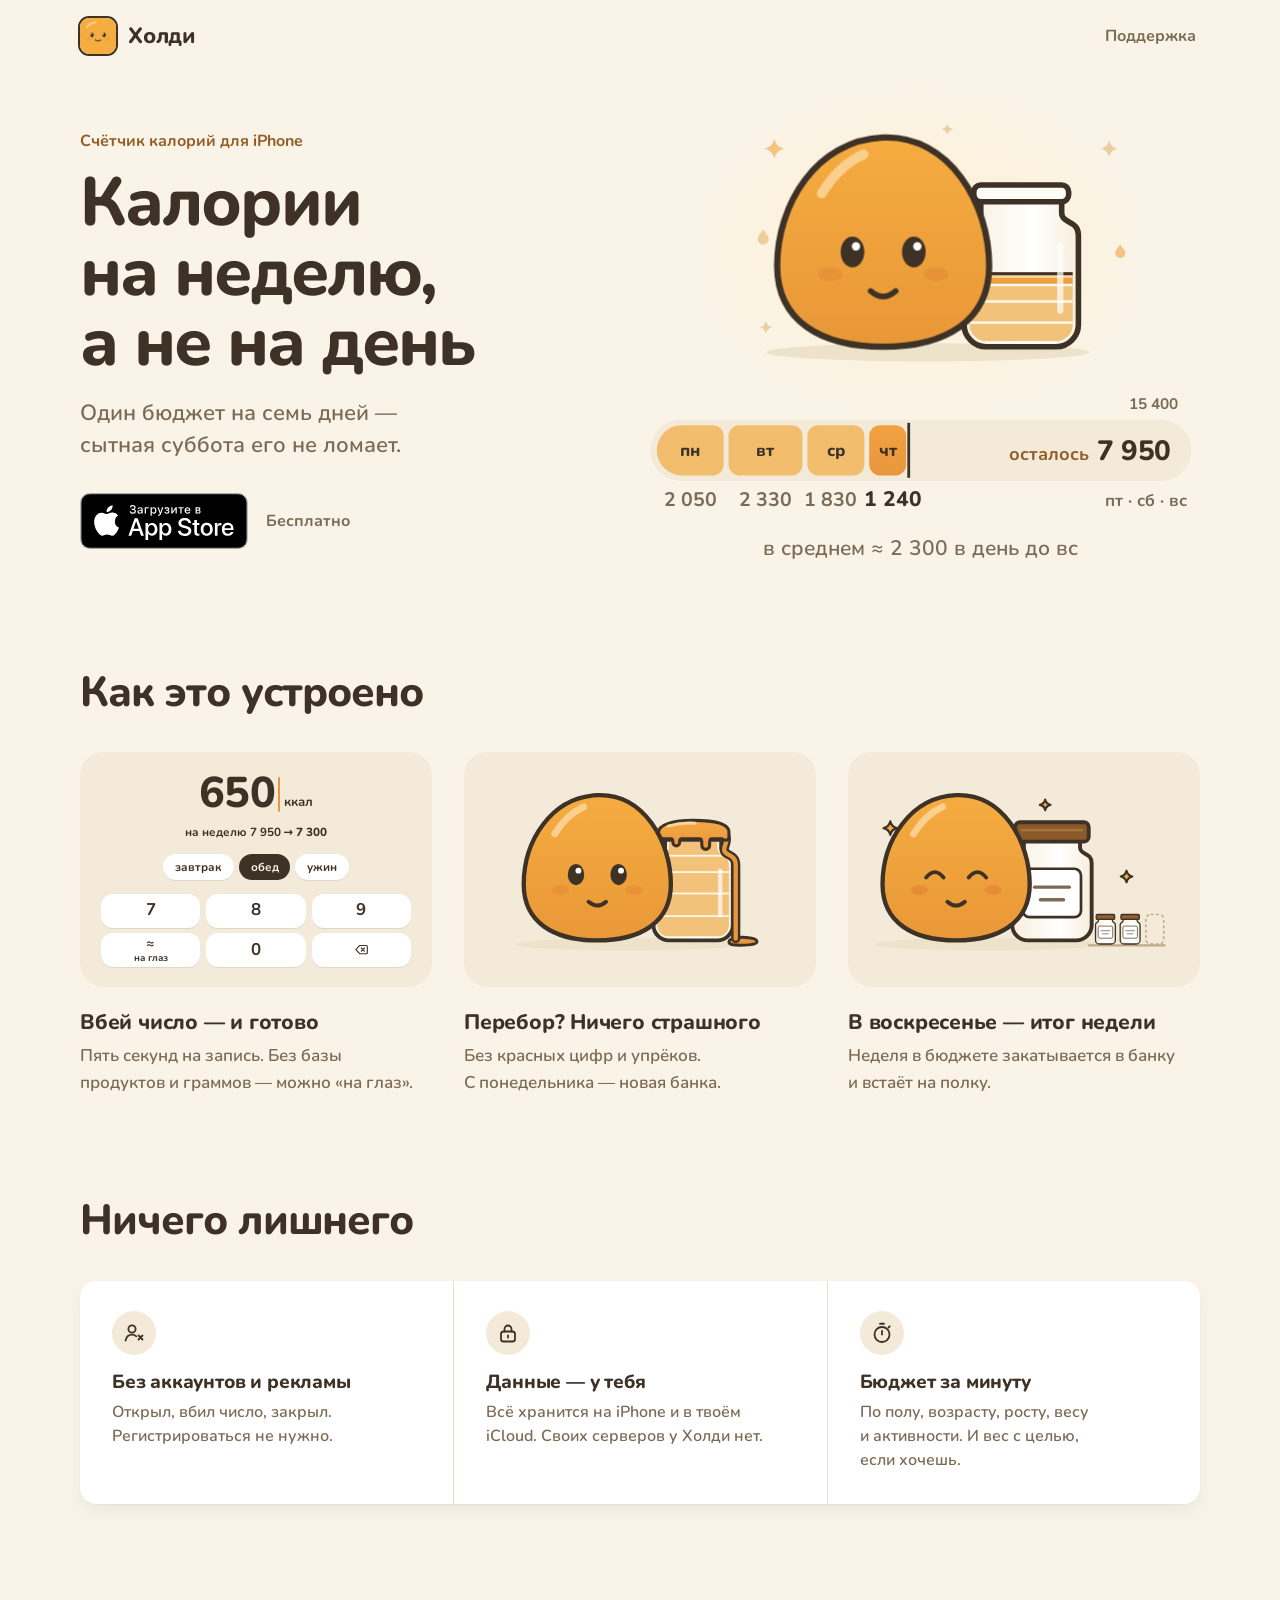
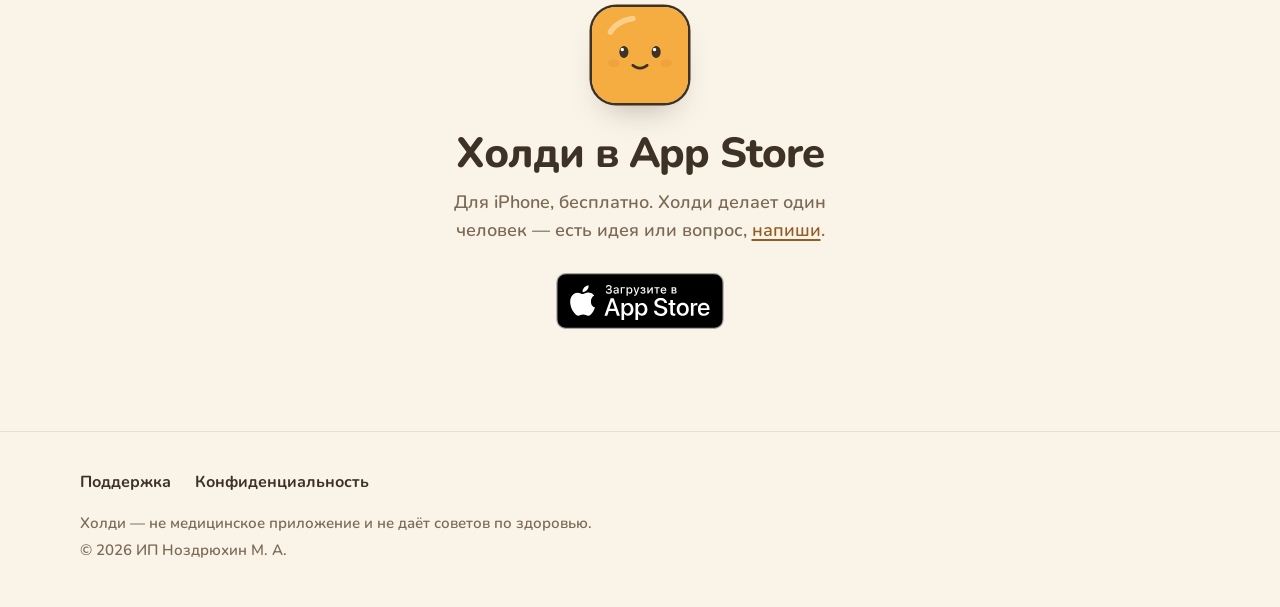
<file: index.html>
<!doctype html>
<html lang="ru">
<head>
<meta charset="utf-8">
<meta name="viewport" content="width=device-width, initial-scale=1">
<title>Холди — калории на неделю</title>
<meta name="description" content="Счётчик калорий для iPhone с одним бюджетом на неделю. Запись — пять секунд: число или «на глаз». Без аккаунтов и рекламы. Бесплатно в App Store.">
<meta name="apple-itunes-app" content="app-id=6827982239">
<link rel="canonical" href="https://holdie.ru/">
<meta name="color-scheme" content="light">
<meta name="theme-color" content="#FAF4E8">
<link rel="icon" href="/favicon.ico" sizes="any">
<link rel="apple-touch-icon" href="/apple-touch-icon.png">
<link rel="preload" href="/assets/fonts/nunito-800.woff2" as="font" type="font/woff2" crossorigin>
<link rel="preload" href="/assets/fonts/nunito-600.woff2" as="font" type="font/woff2" crossorigin>
<link rel="stylesheet" href="/assets/site.css">
<meta property="og:type" content="website">
<meta property="og:locale" content="ru_RU">
<meta property="og:site_name" content="Холди">
<meta property="og:title" content="Холди — калории на неделю">
<meta property="og:description" content="Один бюджет на семь дней — сытная суббота его не ломает. Бесплатно в App Store.">
<meta property="og:url" content="https://holdie.ru/">
<meta property="og:image" content="https://holdie.ru/og.png">
<meta property="og:image:width" content="1200">
<meta property="og:image:height" content="630">
<meta property="og:image:alt" content="Холди и банка недели">
<meta name="twitter:card" content="summary_large_image">
</head>
<body>
<a class="skip" href="#main">К содержанию</a>

<header class="site-head">
  <div class="wrap">
    <a class="logo" href="/"><img src="/assets/img/icon-96.png" width="36" height="36" alt="">Холди</a>
    <nav class="head-nav" aria-label="Разделы">
      <a href="/support/">Поддержка</a>
    </nav>
  </div>
</header>

<main id="main">
  <section class="hero">
    <div class="wrap hero-grid">
      <div class="hero-text">
        <p class="eyebrow">Счётчик калорий для&nbsp;iPhone</p>
        <h1>Калории на&nbsp;неделю, а&nbsp;не&nbsp;на&nbsp;день</h1>
        <p class="lead">Один бюджет на&nbsp;семь дней&nbsp;— сытная суббота его не&nbsp;ломает.</p>
        <p class="get">
          <a class="store" href="https://apps.apple.com/ru/app/%D1%85%D0%BE%D0%BB%D0%B4%D0%B8/id6827982239"><img src="/assets/img/app-store.svg" width="168" height="56" alt="Загрузите в App Store"></a>
          <span>Бесплатно</span>
        </p>
      </div>
      <figure class="hero-figure">
        <!-- art:hero --><svg class="hero-art" role="img" aria-label="Холди и банка недели. Неделя: осталось 7 950 из 15 400. Понедельник — 2 050, вторник — 2 330, среда — 1 830, четверг, сегодня — 1 240. Впереди пятница, суббота, воскресенье. В среднем ≈ 2 300 в день до воскресенья." viewBox="-6 -222 400 328"><g transform="translate(52.900000000000006 -238.25) scale(1)"><path d="M36 37 Q37.26 42.74 43 44 Q37.26 45.26 36 51 Q34.74 45.26 29 44 Q34.74 42.74 36 37 Z" fill="#F2B864" opacity=".8"/><path d="M28 101.8 C29.4 104.4 32 106.6 32 108.8 A4 4 0 0 1 24 108.8 C24 106.6 26.6 104.4 28 101.8 Z" fill="#E9C48E" opacity=".8"/><path d="M30 167.5 Q30.81 171.19 34.5 172 Q30.81 172.81 30 176.5 Q29.19 172.81 25.5 172 Q29.19 171.19 30 167.5 Z" fill="#E9C48E" opacity=".8"/><path d="M160 26 Q160.72 29.28 164 30 Q160.72 30.72 160 34 Q159.28 30.72 156 30 Q159.28 29.28 160 26 Z" fill="#E9C48E" opacity=".8"/><path d="M276 38 Q277.08 42.92 282 44 Q277.08 45.08 276 50 Q274.92 45.08 270 44 Q274.92 42.92 276 38 Z" fill="#E9C48E" opacity=".8"/><path d="M284 112.42 C285.26 114.76 287.6 116.74 287.6 118.72 A3.6 3.6 0 0 1 280.4 118.72 C280.4 116.74 282.74 114.76 284 112.42 Z" fill="#F2B864" opacity=".8"/><ellipse cx="146" cy="190" rx="116" ry="6.5" fill="#EDE2CA"/><defs><clipPath id="j4c"><path d="M188 42 V90 C188 99 176 97 176 108 V170 A12 12 0 0 0 188 182 H238 A12 12 0 0 0 250 170 V108 C250 97 238 99 238 90 V42 Z"/></clipPath><linearGradient id="j4t" x1="0" y1="0" x2="0" y2="1"><stop offset="0" stop-color="#F4A944"/><stop offset="1" stop-color="#E8963E"/></linearGradient><linearGradient id="j4g" x1="0" y1="0" x2="1" y2="0"><stop offset="0" stop-color="#F8EEDC"/><stop offset=".6" stop-color="#FFFFFF"/><stop offset="1" stop-color="#F8EEDC"/></linearGradient></defs><path d="M184 82 V90 C184 98 172 95 172 106 V170 A16 16 0 0 0 188 186 H238 A16 16 0 0 0 254 170 V106 C254 95 242 98 242 90 V82 Z" fill="url(#j4g)"/><g clip-path="url(#j4c)"><rect x="166" y="168.6883116883117" width="94" height="19.7116883116883" fill="#F2C27A"/><rect x="166" y="153.55844155844156" width="94" height="15.529870129870142" fill="#F2C27A"/><rect x="166" y="167.7883116883117" width="94" height="1.8" fill="#FFF8EA"/><rect x="166" y="141.67532467532467" width="94" height="12.283116883116884" fill="#F2C27A"/><rect x="166" y="152.65844155844155" width="94" height="1.8" fill="#FFF8EA"/><rect x="166" y="133.62337662337663" width="94" height="8.451948051948046" fill="url(#j4t)"/><rect x="166" y="140.77532467532467" width="94" height="1.8" fill="#FFF8EA"/><rect x="166" y="133.62337662337663" width="94" height="3" fill="#FCD496"/><rect x="166" y="132.52337662337663" width="94" height="2.2" fill="#3E3227"/></g><path d="M241 114 V160" stroke="#fff" stroke-width="4.5" stroke-linecap="round" opacity=".7"/><path d="M184 82 V90 C184 98 172 95 172 106 V170 A16 16 0 0 0 188 186 H238 A16 16 0 0 0 254 170 V106 C254 95 242 98 242 90 V82" fill="none" stroke="#3E3227" stroke-width="4" stroke-linejoin="round"/><rect x="179" y="70" width="68" height="12" rx="5" fill="#FFFDF8" stroke="#3E3227" stroke-width="4"/><g class="h-drop"><path d="M213 103.7 C215.1 107.6 219 110.9 219 114.2 A6 6 0 0 1 207 114.2 C207 110.9 210.9 107.6 213 103.7 Z" fill="#E8963E" stroke="#3E3227" stroke-width="2.4" stroke-linejoin="round"/></g><g class="h-body"><defs><linearGradient id="h3b" x1="0" y1="0" x2="0" y2="1"><stop offset="0" stop-color="#F5AC40"/><stop offset="1" stop-color="#E99838"/></linearGradient><radialGradient id="h3g"><stop offset="0" stop-color="#FFE6AE"/><stop offset=".5" stop-color="#FDD58A" stop-opacity=".75"/><stop offset="1" stop-color="#F5AC40" stop-opacity="0"/></radialGradient><radialGradient id="h3o"><stop offset=".45" stop-color="#FFE3AE" stop-opacity=".9"/><stop offset="1" stop-color="#FFE3AE" stop-opacity="0"/></radialGradient><clipPath id="h3k"><path d="M114 36 C162 34 190 84 190 128 C190 168 158 186 114 186 C70 186 38 168 38 128 C38 84 66 38 114 36 Z"/></clipPath></defs><path d="M114 36 C162 34 190 84 190 128 C190 168 158 186 114 186 C70 186 38 168 38 128 C38 84 66 38 114 36 Z" fill="url(#h3b)"/><path d="M114 36 C162 34 190 84 190 128 C190 168 158 186 114 186 C70 186 38 168 38 128 C38 84 66 38 114 36 Z" fill="none" stroke="#3E3227" stroke-width="4.5"/><path d="M70 76 Q82 56 100 48" fill="none" stroke="#FCD496" stroke-width="7" stroke-linecap="round" opacity="0.9"/><g class="h-eyes"><ellipse cx="92" cy="118" rx="8.5" ry="11" fill="#3E3227"/><circle cx="94.5" cy="114" r="3" fill="#fff"/><ellipse cx="136" cy="118" rx="8.5" ry="11" fill="#3E3227"/><circle cx="138.5" cy="114" r="3" fill="#fff"/></g><ellipse cx="76" cy="134" rx="9" ry="5" fill="#D9702F" opacity="0.25"/><ellipse cx="152" cy="134" rx="9" ry="5" fill="#D9702F" opacity="0.25"/><path d="M105 146 Q114 154 123 146" fill="none" stroke="#3E3227" stroke-width="4" stroke-linecap="round"/></g></g><defs><linearGradient id="rbt" x1="0" y1="0" x2="0" y2="1"><stop offset="0" stop-color="#F2A23F"/><stop offset="1" stop-color="#E8963E"/></linearGradient></defs><text x="378" y="-7.3" text-anchor="end" class="rb-mark">15 400</text><rect width="388" height="44" rx="22" fill="#F3EADA"/><path d="M22.6 4 H45.055844155844156 A7.5 7.5 0 0 1 52.555844155844156 11.5 V32.5 A7.5 7.5 0 0 1 45.055844155844156 40 H22.6 A18 18 0 0 1 4.6 22 V22 A18 18 0 0 1 22.6 4 Z" fill="#F2BE6E"/><path d="M63.555844155844156 4 H101.5507792207792 A7.5 7.5 0 0 1 109.0507792207792 11.5 V32.5 A7.5 7.5 0 0 1 101.5507792207792 40 H63.555844155844156 A7.5 7.5 0 0 1 56.055844155844156 32.5 V11.5 A7.5 7.5 0 0 1 63.555844155844156 4 Z" fill="#F2BE6E"/><path d="M120.0507792207792 4 H145.92233766233764 A7.5 7.5 0 0 1 153.42233766233764 11.5 V32.5 A7.5 7.5 0 0 1 145.92233766233764 40 H120.0507792207792 A7.5 7.5 0 0 1 112.5507792207792 32.5 V11.5 A7.5 7.5 0 0 1 120.0507792207792 4 Z" fill="#F2BE6E"/><path d="M164.42233766233764 4 H175.93831168831167 A7.5 7.5 0 0 1 183.43831168831167 11.5 V32.5 A7.5 7.5 0 0 1 175.93831168831167 40 H164.42233766233764 A7.5 7.5 0 0 1 156.92233766233764 32.5 V11.5 A7.5 7.5 0 0 1 164.42233766233764 4 Z" fill="url(#rbt)"/><rect x="184.23831168831168" y="2.3" width="2" height="39.4" fill="#3E3227"/><text x="28.57792207792208" y="26.3" text-anchor="middle" class="rb-day">пн</text><text x="82.55331168831168" y="26.3" text-anchor="middle" class="rb-day">вт</text><text x="132.98655844155843" y="26.3" text-anchor="middle" class="rb-day">ср</text><text x="170.18032467532464" y="26.3" text-anchor="middle" class="rb-day">чт</text><text x="373" y="29" text-anchor="end"><tspan class="rb-left">осталось</tspan><tspan dx="6" class="rb-fact">7 950</tspan></text><text x="28.6" y="61.7" text-anchor="middle" class="rb-num">2 050</text><text x="82.6" y="61.7" text-anchor="middle" class="rb-num">2 330</text><text x="128.9" y="61.7" text-anchor="middle" class="rb-num">1 830</text><text x="174.2" y="61.7" text-anchor="middle" class="rb-num rb-today">1 240</text><text x="385" y="61.7" text-anchor="end" class="rb-ahead">пт · сб · вс</text><text x="194" y="97" text-anchor="middle" class="rb-hint">в среднем ≈ 2 300 в день до вс</text></svg><!-- /art:hero -->
      </figure>
    </div>
  </section>

  <section class="section" aria-labelledby="how">
    <div class="wrap">
      <h2 id="how">Как это устроено</h2>
      <ol class="beats">
        <li class="beat">
          <div class="stage" aria-hidden="true">
            <div class="entry">
              <p class="entry-number"><span>650</span><i></i><small>ккал</small></p>
              <p class="entry-week">на&nbsp;неделю 7&nbsp;950 → <b>7&nbsp;300</b></p>
              <p class="entry-chips"><span>завтрак</span><span class="on">обед</span><span>ужин</span></p>
              <p class="entry-keys">
                <span>7</span><span>8</span><span>9</span>
                <span class="eye">≈<small>на&nbsp;глаз</small></span><span>0</span>
                <span><svg viewBox="0 0 24 24" fill="none" stroke="currentColor" stroke-width="1.8" stroke-linecap="round" stroke-linejoin="round"><path d="M9 5.5h10.5a1.5 1.5 0 0 1 1.5 1.5v10a1.5 1.5 0 0 1-1.5 1.5H9L3 12z"/><path d="M11.5 9.5l5 5M16.5 9.5l-5 5"/></svg></span>
              </p>
            </div>
          </div>
          <h3>Вбей число&nbsp;— и&nbsp;готово</h3>
          <p>Пять секунд на&nbsp;запись. Без базы продуктов и&nbsp;граммов&nbsp;— можно «на&nbsp;глаз».</p>
        </li>
        <li class="beat">
          <div class="stage"><!-- art:over --><svg class="beat-art" aria-hidden="true" viewBox="-2 24 320 178"><ellipse cx="146" cy="190" rx="116" ry="6.5" fill="#EDE2CA"/><defs><clipPath id="j6c"><path d="M188 42 V90 C188 99 176 97 176 108 V170 A12 12 0 0 0 188 182 H238 A12 12 0 0 0 250 170 V108 C250 97 238 99 238 90 V42 Z"/></clipPath><linearGradient id="j6t" x1="0" y1="0" x2="0" y2="1"><stop offset="0" stop-color="#F4A944"/><stop offset="1" stop-color="#E8963E"/></linearGradient><linearGradient id="j6g" x1="0" y1="0" x2="1" y2="0"><stop offset="0" stop-color="#F8EEDC"/><stop offset=".6" stop-color="#FFFFFF"/><stop offset="1" stop-color="#F8EEDC"/></linearGradient></defs><path d="M250 187.5 C250 183 262 182.5 268 183 C276 183.5 279 185 279 187.5 C279 190.5 268 191 262 191 C254 191 250 190.5 250 187.5 Z" fill="#E8963E" stroke="#3E3227" stroke-width="3"/><path d="M184 82 V90 C184 98 172 95 172 106 V170 A16 16 0 0 0 188 186 H238 A16 16 0 0 0 254 170 V106 C254 95 242 98 242 90 V82 Z" fill="url(#j6g)"/><g clip-path="url(#j6c)"><rect x="166" y="160.8961038961039" width="94" height="27.50389610389609" fill="#F2C27A"/><rect x="166" y="137.5194805194805" width="94" height="23.776623376623398" fill="#F2C27A"/><rect x="166" y="159.9961038961039" width="94" height="1.8" fill="#FFF8EA"/><rect x="166" y="115.44155844155844" width="94" height="22.477922077922067" fill="#F2C27A"/><rect x="166" y="136.6194805194805" width="94" height="1.8" fill="#FFF8EA"/><rect x="166" y="98.55844155844156" width="94" height="17.283116883116882" fill="#F2C27A"/><rect x="166" y="114.54155844155844" width="94" height="1.8" fill="#FFF8EA"/><rect x="166" y="82.97402597402598" width="94" height="15.984415584415581" fill="#F2C27A"/><rect x="166" y="97.65844155844155" width="94" height="1.8" fill="#FFF8EA"/><rect x="166" y="82" width="94" height="1.3740259740259773" fill="url(#j6t)"/><rect x="166" y="82.07402597402597" width="94" height="1.8" fill="#FFF8EA"/></g><path d="M241 114 V160" stroke="#fff" stroke-width="4.5" stroke-linecap="round" opacity=".7"/><path d="M184 82 V90 C184 98 172 95 172 106 V170 A16 16 0 0 0 188 186 H238 A16 16 0 0 0 254 170 V106 C254 95 242 98 242 90 V82" fill="none" stroke="#3E3227" stroke-width="4" stroke-linejoin="round"/><rect x="179" y="70" width="68" height="12" rx="5" fill="#F3B456" stroke="#3E3227" stroke-width="4"/><path d="M246 78 C250 82 245 88 245 92 C245 99 257 96 257 108 V184" fill="none" stroke="#3E3227" stroke-width="9.5" stroke-linecap="round" stroke-linejoin="round"/><path d="M246 78 C250 82 245 88 245 92 C245 99 257 96 257 108 V184" fill="none" stroke="#E8963E" stroke-width="4.5" stroke-linecap="round" stroke-linejoin="round"/><path d="M177 75 C177 66 193 62 213 62 C235 62 250 65 250 74 L250 80 C250 83 245 83 243 81 L232 81 C230 81 230 84 230 88 a4 4 0 0 1 -8 0 C222 84 222 81 220 81 L201 81 C199 81 199 83 199 85 a3.4 3.4 0 0 1 -6.8 0 C192.2 83 192 81 190 81 L181 81 C178 81 177 79 177 75 Z" fill="url(#j6t)" stroke="#3E3227" stroke-width="3.2" stroke-linejoin="round"/><path d="M187 68 Q201 64 215 65" fill="none" stroke="#FCD496" stroke-width="3" stroke-linecap="round"/><g class="h-body"><defs><linearGradient id="h5b" x1="0" y1="0" x2="0" y2="1"><stop offset="0" stop-color="#F5AC40"/><stop offset="1" stop-color="#E99838"/></linearGradient><radialGradient id="h5g"><stop offset="0" stop-color="#FFE6AE"/><stop offset=".5" stop-color="#FDD58A" stop-opacity=".75"/><stop offset="1" stop-color="#F5AC40" stop-opacity="0"/></radialGradient><radialGradient id="h5o"><stop offset=".45" stop-color="#FFE3AE" stop-opacity=".9"/><stop offset="1" stop-color="#FFE3AE" stop-opacity="0"/></radialGradient><clipPath id="h5k"><path d="M114 36 C162 34 190 84 190 128 C190 168 158 186 114 186 C70 186 38 168 38 128 C38 84 66 38 114 36 Z"/></clipPath></defs><path d="M114 36 C162 34 190 84 190 128 C190 168 158 186 114 186 C70 186 38 168 38 128 C38 84 66 38 114 36 Z" fill="url(#h5b)"/><path d="M114 36 C162 34 190 84 190 128 C190 168 158 186 114 186 C70 186 38 168 38 128 C38 84 66 38 114 36 Z" fill="none" stroke="#3E3227" stroke-width="4.5"/><path d="M70 76 Q82 56 100 48" fill="none" stroke="#FCD496" stroke-width="7" stroke-linecap="round" opacity="0.9"/><ellipse cx="92" cy="118" rx="8.5" ry="11" fill="#3E3227"/><circle cx="94.5" cy="114" r="3" fill="#fff"/><ellipse cx="136" cy="118" rx="8.5" ry="11" fill="#3E3227"/><circle cx="138.5" cy="114" r="3" fill="#fff"/><ellipse cx="76" cy="134" rx="9" ry="5" fill="#D9702F" opacity="0.25"/><ellipse cx="152" cy="134" rx="9" ry="5" fill="#D9702F" opacity="0.25"/><path d="M105 146 Q114 154 123 146" fill="none" stroke="#3E3227" stroke-width="4" stroke-linecap="round"/></g></svg><!-- /art:over --></div>
          <h3>Перебор? Ничего страшного</h3>
          <p>Без красных цифр и&nbsp;упрёков. С&nbsp;понедельника&nbsp;— новая банка.</p>
        </li>
        <li class="beat">
          <div class="stage"><!-- art:sunday --><svg class="beat-art" aria-hidden="true" viewBox="24 24 320 178"><ellipse cx="146" cy="190" rx="116" ry="6.5" fill="#EDE2CA"/><defs><clipPath id="j10c"><path d="M188 42 V90 C188 99 176 97 176 108 V170 A12 12 0 0 0 188 182 H238 A12 12 0 0 0 250 170 V108 C250 97 238 99 238 90 V42 Z"/></clipPath><linearGradient id="j10t" x1="0" y1="0" x2="0" y2="1"><stop offset="0" stop-color="#F4A944"/><stop offset="1" stop-color="#E8963E"/></linearGradient><linearGradient id="j10g" x1="0" y1="0" x2="1" y2="0"><stop offset="0" stop-color="#F8EEDC"/><stop offset=".6" stop-color="#FFFFFF"/><stop offset="1" stop-color="#F8EEDC"/></linearGradient></defs><path d="M184 82 V90 C184 98 172 95 172 106 V170 A16 16 0 0 0 188 186 H238 A16 16 0 0 0 254 170 V106 C254 95 242 98 242 90 V82 Z" fill="url(#j10g)"/><g clip-path="url(#j10c)"></g><path d="M184 82 V90 C184 98 172 95 172 106 V170 A16 16 0 0 0 188 186 H238 A16 16 0 0 0 254 170 V106 C254 95 242 98 242 90 V82" fill="none" stroke="#3E3227" stroke-width="4" stroke-linejoin="round"/><rect x="183" y="112" width="60" height="50" rx="7" fill="#fff" stroke="#3E3227" stroke-width="2.8"/><line x1="195" y1="131" x2="231" y2="131" stroke="#7B6A55" stroke-width="3.4" stroke-linecap="round"/><line x1="201" y1="144" x2="225" y2="144" stroke="#7B6A55" stroke-width="3.4" stroke-linecap="round"/><rect x="175" y="64" width="76" height="20" rx="5" fill="#8A5A2B" stroke="#3E3227" stroke-width="4"/><line x1="182" y1="72" x2="244" y2="72" stroke="#A8743E" stroke-width="2.6" stroke-linecap="round"/><g class="h-body"><defs><linearGradient id="h9b" x1="0" y1="0" x2="0" y2="1"><stop offset="0" stop-color="#F5AC40"/><stop offset="1" stop-color="#E99838"/></linearGradient><radialGradient id="h9g"><stop offset="0" stop-color="#FFE6AE"/><stop offset=".5" stop-color="#FDD58A" stop-opacity=".75"/><stop offset="1" stop-color="#F5AC40" stop-opacity="0"/></radialGradient><radialGradient id="h9o"><stop offset=".45" stop-color="#FFE3AE" stop-opacity=".9"/><stop offset="1" stop-color="#FFE3AE" stop-opacity="0"/></radialGradient><clipPath id="h9k"><path d="M114 36 C162 34 190 84 190 128 C190 168 158 186 114 186 C70 186 38 168 38 128 C38 84 66 38 114 36 Z"/></clipPath></defs><path d="M114 36 C162 34 190 84 190 128 C190 168 158 186 114 186 C70 186 38 168 38 128 C38 84 66 38 114 36 Z" fill="url(#h9b)"/><path d="M114 36 C162 34 190 84 190 128 C190 168 158 186 114 186 C70 186 38 168 38 128 C38 84 66 38 114 36 Z" fill="none" stroke="#3E3227" stroke-width="4.5"/><path d="M70 76 Q82 56 100 48" fill="none" stroke="#FCD496" stroke-width="7" stroke-linecap="round" opacity="0.9"/><path d="M83 121 Q92 110 101 121" fill="none" stroke="#3E3227" stroke-width="4" stroke-linecap="round"/><path d="M127 121 Q136 110 145 121" fill="none" stroke="#3E3227" stroke-width="4" stroke-linecap="round"/><ellipse cx="76" cy="134" rx="9" ry="5" fill="#D9702F" opacity="0.4"/><ellipse cx="152" cy="134" rx="9" ry="5" fill="#D9702F" opacity="0.4"/><path d="M105 146 Q114 154 123 146" fill="none" stroke="#3E3227" stroke-width="4" stroke-linecap="round"/></g><rect x="250" y="190" width="80.5" height="2.4" rx="1.2" fill="#C0AB88"/><g transform="translate(258 143.25) scale(0.25) translate(-172 0)"><defs><clipPath id="j7c"><path d="M188 42 V90 C188 99 176 97 176 108 V170 A12 12 0 0 0 188 182 H238 A12 12 0 0 0 250 170 V108 C250 97 238 99 238 90 V42 Z"/></clipPath><linearGradient id="j7t" x1="0" y1="0" x2="0" y2="1"><stop offset="0" stop-color="#F4A944"/><stop offset="1" stop-color="#E8963E"/></linearGradient><linearGradient id="j7g" x1="0" y1="0" x2="1" y2="0"><stop offset="0" stop-color="#F8EEDC"/><stop offset=".6" stop-color="#FFFFFF"/><stop offset="1" stop-color="#F8EEDC"/></linearGradient></defs><path d="M184 82 V90 C184 98 172 95 172 106 V170 A16 16 0 0 0 188 186 H238 A16 16 0 0 0 254 170 V106 C254 95 242 98 242 90 V82 Z" fill="url(#j7g)"/><g clip-path="url(#j7c)"></g><path d="M184 82 V90 C184 98 172 95 172 106 V170 A16 16 0 0 0 188 186 H238 A16 16 0 0 0 254 170 V106 C254 95 242 98 242 90 V82" fill="none" stroke="#3E3227" stroke-width="5.5" stroke-linejoin="round"/><rect x="183" y="112" width="60" height="50" rx="7" fill="#fff" stroke="#3E3227" stroke-width="2.8"/><line x1="195" y1="131" x2="231" y2="131" stroke="#7B6A55" stroke-width="3.4" stroke-linecap="round"/><line x1="201" y1="144" x2="225" y2="144" stroke="#7B6A55" stroke-width="3.4" stroke-linecap="round"/><rect x="175" y="64" width="76" height="20" rx="5" fill="#8A5A2B" stroke="#3E3227" stroke-width="5.5"/><line x1="182" y1="72" x2="244" y2="72" stroke="#A8743E" stroke-width="2.6" stroke-linecap="round"/></g><g transform="translate(283.5 143.25) scale(0.25) translate(-172 0)"><defs><clipPath id="j8c"><path d="M188 42 V90 C188 99 176 97 176 108 V170 A12 12 0 0 0 188 182 H238 A12 12 0 0 0 250 170 V108 C250 97 238 99 238 90 V42 Z"/></clipPath><linearGradient id="j8t" x1="0" y1="0" x2="0" y2="1"><stop offset="0" stop-color="#F4A944"/><stop offset="1" stop-color="#E8963E"/></linearGradient><linearGradient id="j8g" x1="0" y1="0" x2="1" y2="0"><stop offset="0" stop-color="#F8EEDC"/><stop offset=".6" stop-color="#FFFFFF"/><stop offset="1" stop-color="#F8EEDC"/></linearGradient></defs><path d="M184 82 V90 C184 98 172 95 172 106 V170 A16 16 0 0 0 188 186 H238 A16 16 0 0 0 254 170 V106 C254 95 242 98 242 90 V82 Z" fill="url(#j8g)"/><g clip-path="url(#j8c)"></g><path d="M184 82 V90 C184 98 172 95 172 106 V170 A16 16 0 0 0 188 186 H238 A16 16 0 0 0 254 170 V106 C254 95 242 98 242 90 V82" fill="none" stroke="#3E3227" stroke-width="5.5" stroke-linejoin="round"/><rect x="183" y="112" width="60" height="50" rx="7" fill="#fff" stroke="#3E3227" stroke-width="2.8"/><line x1="195" y1="131" x2="231" y2="131" stroke="#7B6A55" stroke-width="3.4" stroke-linecap="round"/><line x1="201" y1="144" x2="225" y2="144" stroke="#7B6A55" stroke-width="3.4" stroke-linecap="round"/><rect x="175" y="64" width="76" height="20" rx="5" fill="#8A5A2B" stroke="#3E3227" stroke-width="5.5"/><line x1="182" y1="72" x2="244" y2="72" stroke="#A8743E" stroke-width="2.6" stroke-linecap="round"/></g><rect x="310" y="159.25" width="18.5" height="30.5" rx="5" fill="none" stroke="#C0AB88" stroke-width="1.6" stroke-dasharray="3 2.6"/><path d="M46 63 Q47.26 68.74 53 70 Q47.26 71.26 46 77 Q44.74 71.26 39 70 Q44.74 68.74 46 63 Z" fill="#F2A93B" stroke="#3E3227" stroke-width="2.2" stroke-linejoin="round"/><path d="M206 40.5 Q206.99 45.01 211.5 46 Q206.99 46.99 206 51.5 Q205.01 46.99 200.5 46 Q205.01 45.01 206 40.5 Z" fill="#F2A93B" stroke="#3E3227" stroke-width="2.2" stroke-linejoin="round"/><path d="M290 114 Q291.08 118.92 296 120 Q291.08 121.08 290 126 Q288.92 121.08 284 120 Q288.92 118.92 290 114 Z" fill="#F2A93B" stroke="#3E3227" stroke-width="2.2" stroke-linejoin="round"/></svg><!-- /art:sunday --></div>
          <h3>В&nbsp;воскресенье&nbsp;— итог недели</h3>
          <p>Неделя в&nbsp;бюджете закатывается в&nbsp;банку и&nbsp;встаёт на&nbsp;полку.</p>
        </li>
      </ol>
    </div>
  </section>

  <section class="section" aria-labelledby="simple">
    <div class="wrap">
      <h2 id="simple">Ничего лишнего</h2>
      <ul class="facts">
        <li class="fact">
          <span class="fact-icon"><svg viewBox="0 0 24 24" fill="none" stroke="currentColor" stroke-width="1.8" stroke-linecap="round" stroke-linejoin="round" aria-hidden="true"><circle cx="10" cy="8" r="3.6"/><path d="M3.5 19.5c.9-3.6 3.6-5.8 6.5-5.8 1.6 0 3.1.6 4.3 1.7"/><path d="M16.5 14.5l4 4M20.5 14.5l-4 4"/></svg></span>
          <h3>Без аккаунтов и&nbsp;рекламы</h3>
          <p>Открыл, вбил число, закрыл. Регистрироваться не&nbsp;нужно.</p>
        </li>
        <li class="fact">
          <span class="fact-icon"><svg viewBox="0 0 24 24" fill="none" stroke="currentColor" stroke-width="1.8" stroke-linecap="round" stroke-linejoin="round" aria-hidden="true"><rect x="5" y="10.5" width="14" height="10" rx="2.6"/><path d="M8.5 10.5V8a3.5 3.5 0 0 1 7 0v2.5"/><path d="M12 14.5v2"/></svg></span>
          <h3>Данные&nbsp;— у&nbsp;тебя</h3>
          <p>Всё хранится на&nbsp;iPhone и&nbsp;в&nbsp;твоём iCloud. Своих серверов у&nbsp;Холди нет.</p>
        </li>
        <li class="fact">
          <span class="fact-icon"><svg viewBox="0 0 24 24" fill="none" stroke="currentColor" stroke-width="1.8" stroke-linecap="round" stroke-linejoin="round" aria-hidden="true"><circle cx="12" cy="13.5" r="7.5"/><path d="M12 13.5V10"/><path d="M10 2.75h4"/><path d="M18.5 6.5l1.2-1.2"/></svg></span>
          <h3>Бюджет за&nbsp;минуту</h3>
          <p>По полу, возрасту, росту, весу и&nbsp;активности. И&nbsp;вес с&nbsp;целью, если хочешь.</p>
        </li>
      </ul>
    </div>
  </section>

  <section class="section closing" aria-labelledby="get">
    <div class="wrap">
      <img class="closing-icon" src="/assets/img/icon-192.png" width="96" height="96" alt="">
      <h2 id="get">Холди в&nbsp;App Store</h2>
      <p>Для iPhone, бесплатно. Холди делает один человек&nbsp;— есть идея или вопрос, <a href="/support/">напиши</a>.</p>
      <a class="store" href="https://apps.apple.com/ru/app/%D1%85%D0%BE%D0%BB%D0%B4%D0%B8/id6827982239"><img src="/assets/img/app-store.svg" width="168" height="56" alt="Загрузите в App Store"></a>
    </div>
  </section>
</main>

<footer class="site-foot">
  <div class="wrap">
    <nav aria-label="Документы">
      <a href="/support/">Поддержка</a>
      <a href="/privacy/">Конфиденциальность</a>
    </nav>
    <p>Холди&nbsp;— не&nbsp;медицинское приложение и&nbsp;не&nbsp;даёт советов по&nbsp;здоровью.</p>
    <p>© 2026 ИП Ноздрюхин М.&nbsp;А.</p>
  </div>
</footer>
</body>
</html>
</file>
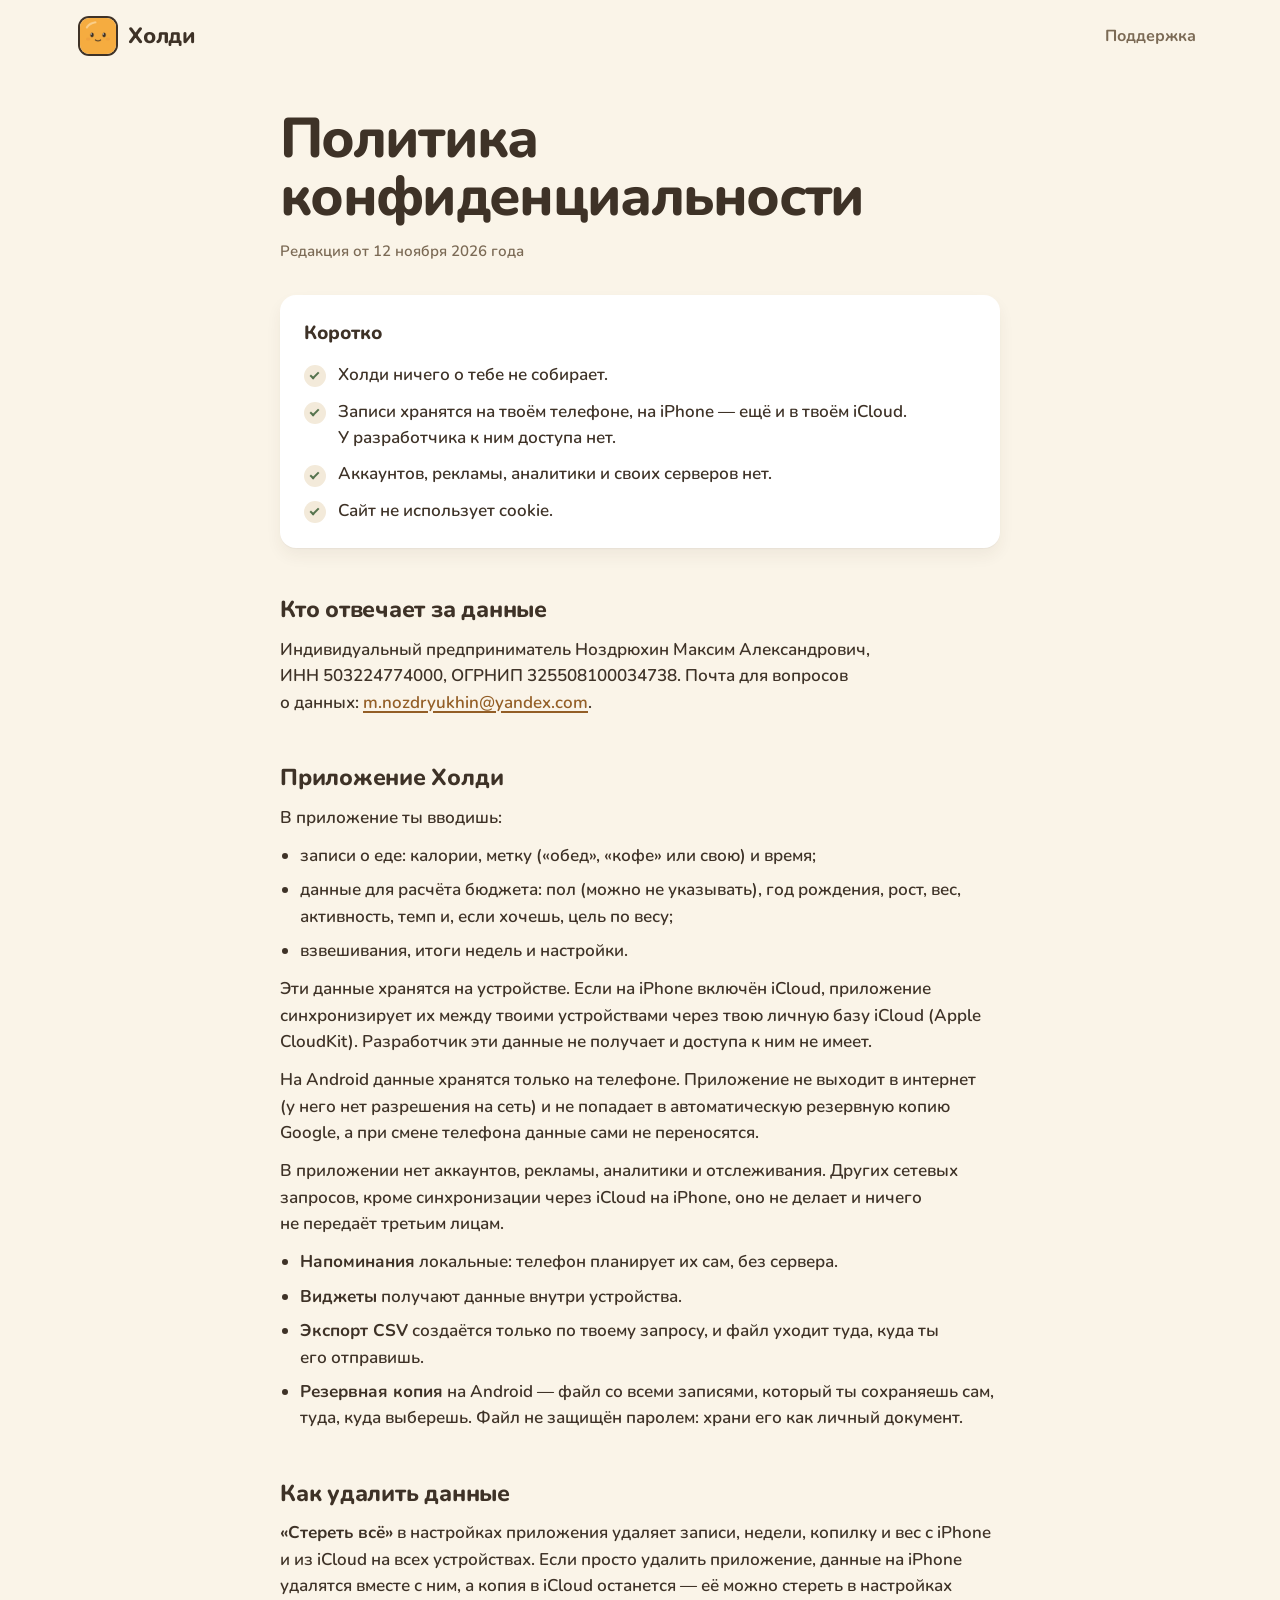
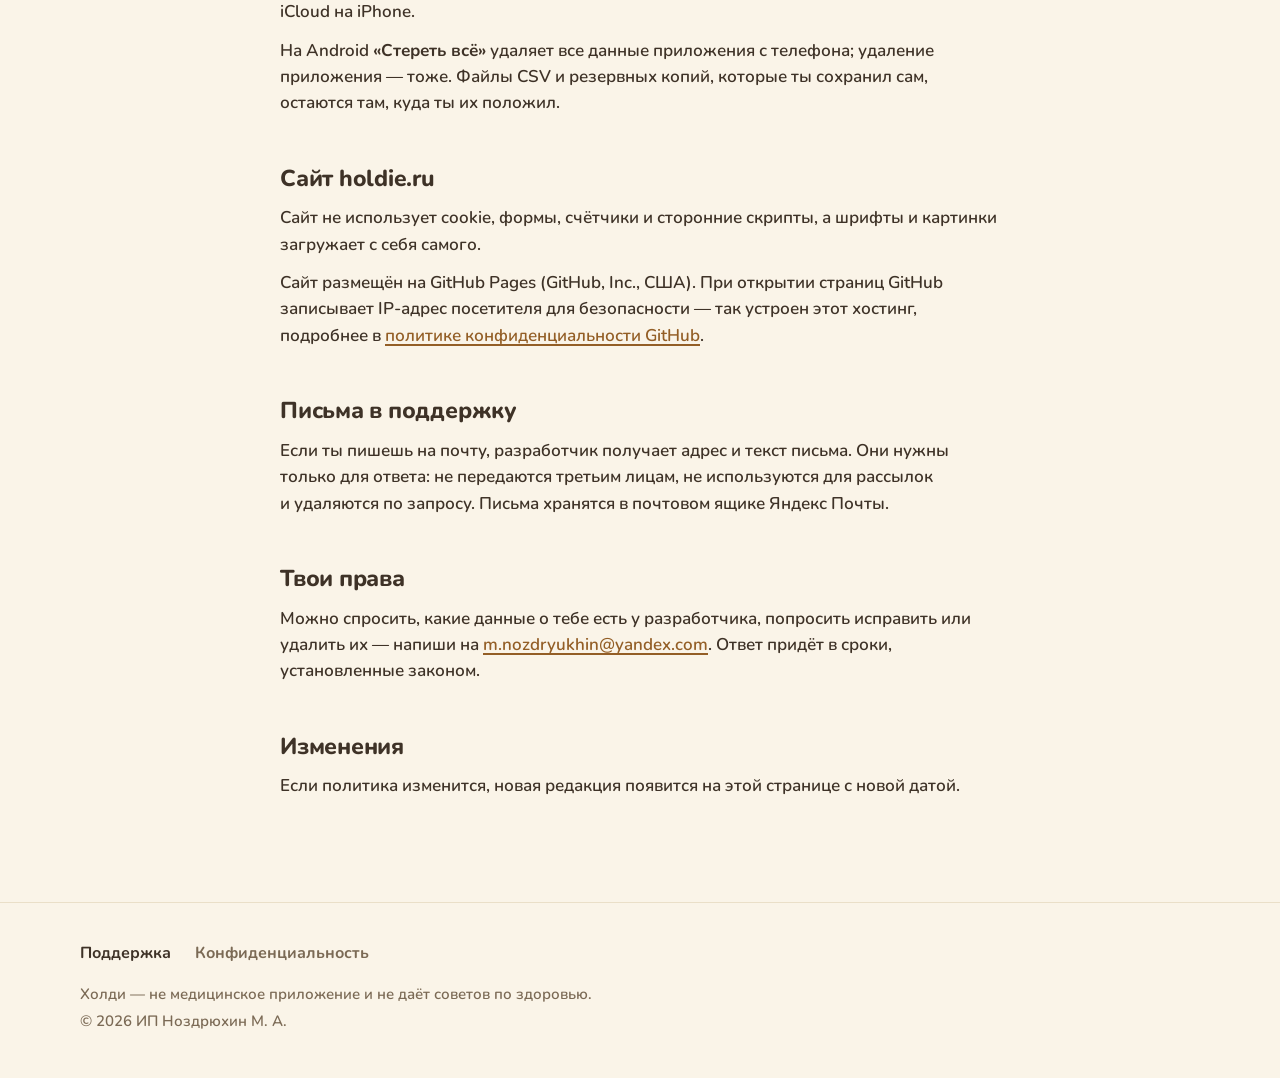
<file: privacy/index.html>
<!doctype html>
<html lang="ru">
<head>
<meta charset="utf-8">
<meta name="viewport" content="width=device-width, initial-scale=1">
<title>Политика конфиденциальности — Холди</title>
<meta name="description" content="Холди ничего о тебе не собирает: записи хранятся на твоём телефоне, на iPhone — ещё и в твоём iCloud. Аккаунтов, рекламы, аналитики и своих серверов нет.">
<link rel="canonical" href="https://holdie.ru/privacy/">
<meta name="color-scheme" content="light">
<meta name="theme-color" content="#FAF4E8">
<link rel="icon" href="/favicon.ico" sizes="any">
<link rel="apple-touch-icon" href="/apple-touch-icon.png">
<link rel="preload" href="/assets/fonts/nunito-800.woff2" as="font" type="font/woff2" crossorigin>
<link rel="preload" href="/assets/fonts/nunito-600.woff2" as="font" type="font/woff2" crossorigin>
<link rel="stylesheet" href="/assets/site.css">
<meta property="og:type" content="website">
<meta property="og:locale" content="ru_RU">
<meta property="og:site_name" content="Холди">
<meta property="og:title" content="Политика конфиденциальности Холди">
<meta property="og:url" content="https://holdie.ru/privacy/">
<meta property="og:image" content="https://holdie.ru/og.png">
</head>
<body>
<a class="skip" href="#main">К содержанию</a>

<header class="site-head">
  <div class="wrap">
    <a class="logo" href="/"><img src="/assets/img/icon-96.png" width="36" height="36" alt="">Холди</a>
    <nav class="head-nav" aria-label="Разделы">
      <a href="/support/">Поддержка</a>
    </nav>
  </div>
</header>

<!-- Факты сверены с кодом. iOS 2026-10-28: сетевых запросов, кроме CloudKit, нет;
     NSPrivacyCollectedDataTypes пуст (app/Resources/PrivacyInfo.xcprivacy);
     «Стереть всё» — SwiftDataEraser, текст — SettingsView.eraseMessage.
     Android 2026-11-12: нет разрешения INTERNET, allowBackup=false и data_extraction_rules
     исключают всё (android/app/src/main/AndroidManifest.xml); резервная копия — JSON-файл
     через системный выбор файла (android/README.md). Поменялось приложение — сверить заново. -->
<main id="main" class="doc">
  <div class="wrap">
    <h1>Политика конфиденциальности</h1>
    <p class="meta">Редакция от&nbsp;12&nbsp;ноября 2026&nbsp;года</p>

    <div class="card">
      <p class="summary-title">Коротко</p>
      <ul class="checks">
        <li>Холди ничего о&nbsp;тебе не&nbsp;собирает.</li>
        <li>Записи хранятся на&nbsp;твоём телефоне, на&nbsp;iPhone&nbsp;— ещё и&nbsp;в&nbsp;твоём iCloud. У&nbsp;разработчика к&nbsp;ним доступа нет.</li>
        <li>Аккаунтов, рекламы, аналитики и&nbsp;своих серверов нет.</li>
        <li>Сайт не&nbsp;использует cookie.</li>
      </ul>
    </div>

    <h2>Кто отвечает за&nbsp;данные</h2>
    <p>Индивидуальный предприниматель Ноздрюхин Максим Александрович, ИНН&nbsp;503224774000, ОГРНИП&nbsp;325508100034738. Почта для вопросов о&nbsp;данных: <a href="mailto:m.nozdryukhin@yandex.com">m.nozdryukhin@yandex.com</a>.</p>

    <h2>Приложение Холди</h2>
    <p>В&nbsp;приложение ты вводишь:</p>
    <ul>
      <li>записи о&nbsp;еде: калории, метку («обед», «кофе» или свою) и&nbsp;время;</li>
      <li>данные для расчёта бюджета: пол (можно не&nbsp;указывать), год рождения, рост, вес, активность, темп и, если хочешь, цель по&nbsp;весу;</li>
      <li>взвешивания, итоги недель и&nbsp;настройки.</li>
    </ul>
    <p>Эти данные хранятся на&nbsp;устройстве. Если на&nbsp;iPhone включён iCloud, приложение синхронизирует их между твоими устройствами через твою личную базу iCloud (Apple CloudKit). Разработчик эти данные не&nbsp;получает и&nbsp;доступа к&nbsp;ним не&nbsp;имеет.</p>
    <p>На&nbsp;Android данные хранятся только на&nbsp;телефоне. Приложение не&nbsp;выходит в&nbsp;интернет (у&nbsp;него нет разрешения на&nbsp;сеть) и&nbsp;не&nbsp;попадает в&nbsp;автоматическую резервную копию Google, а&nbsp;при смене телефона данные сами не&nbsp;переносятся.</p>
    <p>В&nbsp;приложении нет аккаунтов, рекламы, аналитики и&nbsp;отслеживания. Других сетевых запросов, кроме синхронизации через iCloud на&nbsp;iPhone, оно не&nbsp;делает и&nbsp;ничего не&nbsp;передаёт третьим лицам.</p>
    <ul>
      <li><b>Напоминания</b> локальные: телефон планирует их сам, без сервера.</li>
      <li><b>Виджеты</b> получают данные внутри устройства.</li>
      <li><b>Экспорт CSV</b> создаётся только по&nbsp;твоему запросу, и&nbsp;файл уходит туда, куда ты его отправишь.</li>
      <li><b>Резервная копия</b> на&nbsp;Android&nbsp;— файл со&nbsp;всеми записями, который ты сохраняешь сам, туда, куда выберешь. Файл не&nbsp;защищён паролем: храни его как личный документ.</li>
    </ul>

    <h2>Как удалить данные</h2>
    <p><span class="path">«Стереть всё»</span> в&nbsp;настройках приложения удаляет записи, недели, копилку и&nbsp;вес с&nbsp;iPhone и&nbsp;из&nbsp;iCloud на&nbsp;всех устройствах. Если просто удалить приложение, данные на&nbsp;iPhone удалятся вместе с&nbsp;ним, а&nbsp;копия в&nbsp;iCloud останется&nbsp;— её можно стереть в&nbsp;настройках iCloud на&nbsp;iPhone.</p>
    <p>На&nbsp;Android <span class="path">«Стереть всё»</span> удаляет все данные приложения с&nbsp;телефона; удаление приложения&nbsp;— тоже. Файлы CSV и&nbsp;резервных копий, которые ты сохранил сам, остаются там, куда ты их положил.</p>

    <h2>Сайт holdie.ru</h2>
    <p>Сайт не&nbsp;использует cookie, формы, счётчики и&nbsp;сторонние скрипты, а&nbsp;шрифты и&nbsp;картинки загружает с&nbsp;себя самого.</p>
    <p>Сайт размещён на&nbsp;GitHub Pages (GitHub, Inc., США). При открытии страниц GitHub записывает IP-адрес посетителя для безопасности&nbsp;— так устроен этот хостинг, подробнее в&nbsp;<a href="https://docs.github.com/en/site-policy/privacy-policies/github-general-privacy-statement">политике конфиденциальности GitHub</a>.</p>

    <h2>Письма в&nbsp;поддержку</h2>
    <p>Если ты пишешь на&nbsp;почту, разработчик получает адрес и&nbsp;текст письма. Они нужны только для ответа: не&nbsp;передаются третьим лицам, не&nbsp;используются для рассылок и&nbsp;удаляются по&nbsp;запросу. Письма хранятся в&nbsp;почтовом ящике Яндекс Почты.</p>

    <h2>Твои права</h2>
    <p>Можно спросить, какие данные о&nbsp;тебе есть у&nbsp;разработчика, попросить исправить или удалить их&nbsp;— напиши на&nbsp;<a href="mailto:m.nozdryukhin@yandex.com">m.nozdryukhin@yandex.com</a>. Ответ придёт в&nbsp;сроки, установленные законом.</p>

    <h2>Изменения</h2>
    <p>Если политика изменится, новая редакция появится на&nbsp;этой странице с&nbsp;новой датой.</p>
  </div>
</main>

<footer class="site-foot">
  <div class="wrap">
    <nav aria-label="Документы">
      <a href="/support/">Поддержка</a>
      <a href="/privacy/" aria-current="page">Конфиденциальность</a>
    </nav>
    <p>Холди&nbsp;— не&nbsp;медицинское приложение и&nbsp;не&nbsp;даёт советов по&nbsp;здоровью.</p>
    <p>© 2026 ИП Ноздрюхин М.&nbsp;А.</p>
  </div>
</footer>
</body>
</html>
</file>
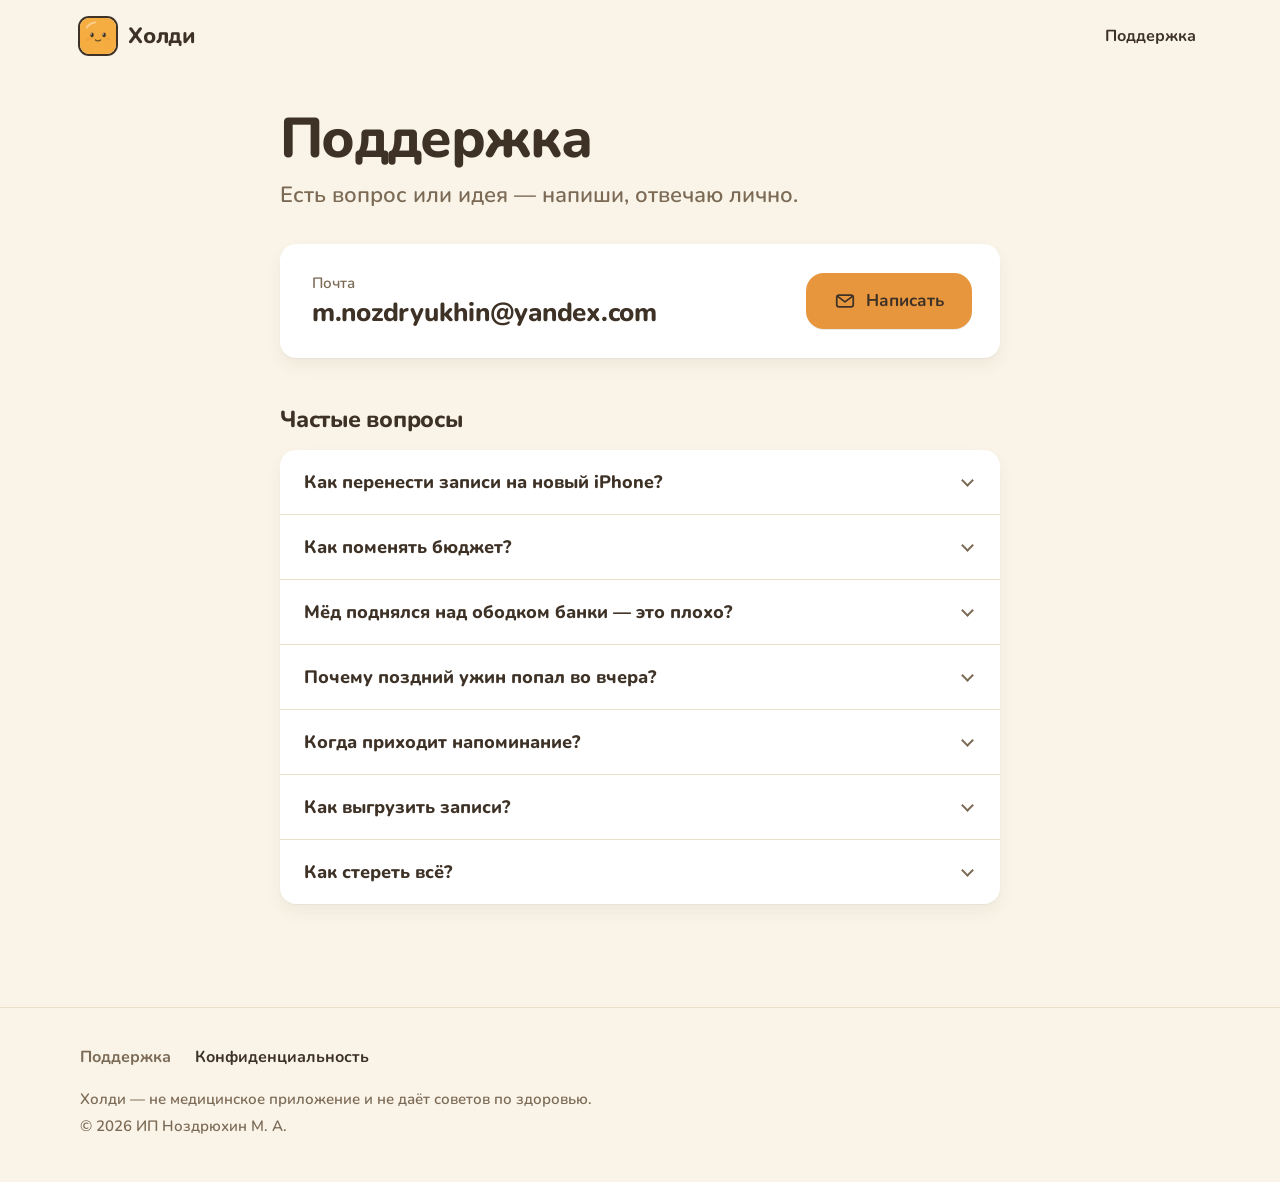
<file: support/index.html>
<!doctype html>
<html lang="ru">
<head>
<meta charset="utf-8">
<meta name="viewport" content="width=device-width, initial-scale=1">
<title>Поддержка — Холди</title>
<meta name="description" content="Как связаться с Холди и ответы на частые вопросы: перенос записей, бюджет, экспорт и стирание данных.">
<link rel="canonical" href="https://holdie.ru/support/">
<meta name="color-scheme" content="light">
<meta name="theme-color" content="#FAF4E8">
<link rel="icon" href="/favicon.ico" sizes="any">
<link rel="apple-touch-icon" href="/apple-touch-icon.png">
<link rel="preload" href="/assets/fonts/nunito-800.woff2" as="font" type="font/woff2" crossorigin>
<link rel="preload" href="/assets/fonts/nunito-600.woff2" as="font" type="font/woff2" crossorigin>
<link rel="stylesheet" href="/assets/site.css">
<meta property="og:type" content="website">
<meta property="og:locale" content="ru_RU">
<meta property="og:site_name" content="Холди">
<meta property="og:title" content="Поддержка Холди">
<meta property="og:url" content="https://holdie.ru/support/">
<meta property="og:image" content="https://holdie.ru/og.png">
</head>
<body>
<a class="skip" href="#main">К содержанию</a>

<header class="site-head">
  <div class="wrap">
    <a class="logo" href="/"><img src="/assets/img/icon-96.png" width="36" height="36" alt="">Холди</a>
    <nav class="head-nav" aria-label="Разделы">
      <a href="/support/" aria-current="page">Поддержка</a>
    </nav>
  </div>
</header>

<main id="main" class="doc">
  <div class="wrap">
    <h1>Поддержка</h1>
    <p class="lead">Есть вопрос или идея&nbsp;— напиши, отвечаю лично.</p>

    <div class="card contact">
      <div>
        <p class="contact-label">Почта</p>
        <p class="mail">m.nozdryukhin<wbr>@yandex.com</p>
      </div>
      <a class="cta" href="mailto:m.nozdryukhin@yandex.com">
        <svg viewBox="0 0 24 24" fill="none" stroke="currentColor" stroke-width="1.9" stroke-linecap="round" stroke-linejoin="round" aria-hidden="true"><rect x="3" y="5.5" width="18" height="13" rx="2.6"/><path d="M4 7l8 6 8-6"/></svg>
        Написать
      </a>
    </div>

    <h2>Частые вопросы</h2>
    <div class="faq">
      <details>
        <summary>Как перенести записи на&nbsp;новый iPhone?</summary>
        <p>Войди на&nbsp;новом iPhone в&nbsp;тот&nbsp;же Apple ID с&nbsp;включённым iCloud и&nbsp;поставь Холди&nbsp;— записи подтянутся сами. В&nbsp;первый раз это может занять несколько минут.</p>
      </details>
      <details>
        <summary>Как поменять бюджет?</summary>
        <p>Нажми на&nbsp;шестерёнку на&nbsp;главном и&nbsp;открой <span class="path">«Бюджет недели»</span>. Там&nbsp;же темп и&nbsp;«О&nbsp;тебе»: поменяешь рост или вес&nbsp;— бюджет пересчитается.</p>
      </details>
      <details>
        <summary>Мёд поднялся над&nbsp;ободком банки&nbsp;— это плохо?</summary>
        <p>Нет. Так выглядит неделя сверх бюджета. Ничего не&nbsp;переносится: с&nbsp;понедельника&nbsp;— новая банка.</p>
      </details>
      <details>
        <summary>Почему поздний ужин попал во&nbsp;вчера?</summary>
        <p>День в&nbsp;Холди длится до&nbsp;3&nbsp;ночи, чтобы поздний ужин остался в&nbsp;своём дне.</p>
      </details>
      <details>
        <summary>Когда приходит напоминание?</summary>
        <p>Одно тихое напоминание вечером&nbsp;— только если за&nbsp;день нет записей. Время и&nbsp;выключатель&nbsp;— в&nbsp;настройках.</p>
      </details>
      <details>
        <summary>Как выгрузить записи?</summary>
        <p>В&nbsp;настройках есть <span class="path">«Экспорт CSV»</span>: записи и&nbsp;вес, если ты его ведёшь,&nbsp;— в&nbsp;файле, который можно сохранить или отправить.</p>
      </details>
      <details>
        <summary>Как стереть всё?</summary>
        <p>В&nbsp;настройках, последней карточкой, есть <span class="path">«Стереть всё»</span>. Записи, недели, копилка и&nbsp;вес исчезнут с&nbsp;iPhone и&nbsp;из&nbsp;iCloud на&nbsp;всех устройствах. Вернуть их не&nbsp;получится.</p>
      </details>
    </div>
  </div>
</main>

<footer class="site-foot">
  <div class="wrap">
    <nav aria-label="Документы">
      <a href="/support/" aria-current="page">Поддержка</a>
      <a href="/privacy/">Конфиденциальность</a>
    </nav>
    <p>Холди&nbsp;— не&nbsp;медицинское приложение и&nbsp;не&nbsp;даёт советов по&nbsp;здоровью.</p>
    <p>© 2026 ИП Ноздрюхин М.&nbsp;А.</p>
  </div>
</footer>
</body>
</html>
</file>
<file: assets/site.css>
/* Холди — сайт holdie.ru.
   Палитра, шрифт и слои — по docs/03: крем, чернила, янтарь; Nunito 600 текст,
   700 кнопки, 800 заголовки и цифры. Смысловой текст ≥ 4,5:1 к фону; на fill —
   только чернила (muted там 4,36:1). Полный янтарь — у Холди, мёда в банке
   и ленте и у одного действия страницы. */

@font-face { font-family: Nunito; font-weight: 600; font-display: swap; src: url(fonts/nunito-600.woff2) format("woff2"); }
@font-face { font-family: Nunito; font-weight: 700; font-display: swap; src: url(fonts/nunito-700.woff2) format("woff2"); }
@font-face { font-family: Nunito; font-weight: 800; font-display: swap; src: url(fonts/nunito-800.woff2) format("woff2"); }

:root {
  color-scheme: light;
  --cream: #FAF4E8;
  --surface: #FFFFFF;
  --fill: #F3EADA;      /* утопленная заливка: сцены, плашка статуса, трек ленты */
  --hair: #EADFC8;
  --ink: #3E3227;
  --muted: #7B6A55;     /* 4,75:1 к крему, 5,20:1 к белому */
  --deep: #935E26;      /* ссылки: 4,95:1 к крему */
  --amber: #E8963E;     /* текст на янтаре — только чернила (5,2:1) */
  --edge: 0 1px 0 rgba(62, 50, 39, .10);
  --raised: 0 1px 1px rgba(62, 50, 39, .04), 0 8px 16px rgba(62, 50, 39, .06);
  --gutter: clamp(16px, 4vw, 32px);
  --max: 1120px;
  --section: clamp(72px, 8vw, 112px);
}

/* Системное «Увеличить контраст» — те же HC-варианты, что в приложении. */
@media (prefers-contrast: more) {
  :root { --muted: #5E4F3F; --deep: #7D4F20; }
}

*, *::before, *::after { box-sizing: border-box; }

html { -webkit-text-size-adjust: 100%; text-size-adjust: 100%; }

body {
  margin: 0;
  background: var(--cream);
  color: var(--ink);
  font: 600 17px/1.55 Nunito, system-ui, -apple-system, "Segoe UI", sans-serif;
  font-variant-numeric: tabular-nums;
  -webkit-font-smoothing: antialiased;
}

img, svg { display: block; max-width: 100%; }

a { color: var(--deep); text-decoration-thickness: 1.5px; text-underline-offset: 3px; }
a:hover { color: var(--ink); }
:focus-visible { outline: 3px solid var(--deep); outline-offset: 3px; border-radius: 8px; }

h1, h2, h3 { margin: 0; font-weight: 800; text-wrap: balance; }
h1 { font-size: clamp(40px, 3.4vw + 26px, 68px); line-height: 1.03; letter-spacing: -.03em; }
h2 { font-size: clamp(30px, 1.6vw + 24px, 42px); line-height: 1.1; letter-spacing: -.025em; }
h3 { font-size: 21px; line-height: 1.25; letter-spacing: -.01em; }

.wrap { width: min(100% - 2 * var(--gutter), var(--max)); margin-inline: auto; }

.skip {
  position: absolute; left: 16px; top: -100px; z-index: 10;
  padding: 12px 18px; border-radius: 18px;
  background: var(--surface); box-shadow: var(--edge), var(--raised);
  color: var(--ink); font-weight: 700; text-decoration: none;
}
.skip:focus { top: 16px; }

/* ───────── Шапка и подвал ───────── */

.site-head .wrap {
  display: flex; align-items: center; justify-content: space-between; gap: 16px;
  min-height: 72px;
}

.logo {
  display: inline-flex; align-items: center; gap: 12px; min-height: 44px;
  color: var(--ink); text-decoration: none;
  font: 800 22px/1 Nunito, sans-serif; letter-spacing: -.01em;
}
.logo img { width: 36px; height: 36px; border-radius: 9px; box-shadow: 0 0 0 2px var(--ink); }

.head-nav { display: flex; gap: 24px; }
.head-nav a {
  display: inline-flex; align-items: center; min-height: 44px; padding-inline: 4px;
  color: var(--muted); font-weight: 700; font-size: 16px; text-decoration: none;
}
.head-nav a:hover, .head-nav a[aria-current="page"] { color: var(--ink); }

.site-foot { border-top: 1.5px solid var(--hair); padding: 28px 0 44px; color: var(--muted); font-size: 15px; }
.site-foot nav { display: flex; flex-wrap: wrap; gap: 0 24px; margin-bottom: 8px; }
.site-foot nav a {
  display: inline-flex; align-items: center; min-height: 44px;
  color: var(--ink); font-weight: 700; font-size: 16px; text-decoration: none;
}
.site-foot nav a:hover { color: var(--deep); }
.site-foot nav a[aria-current="page"] { color: var(--muted); }
.site-foot p { margin: 4px 0 0; max-width: 60ch; }

/* ───────── Герой ───────── */

.hero { padding: clamp(8px, 3vw, 40px) 0 var(--section); }
.hero-grid { display: grid; gap: 40px; align-items: center; }
@media (min-width: 920px) {
  .hero-grid { grid-template-columns: minmax(0, 1fr) minmax(0, 1.12fr); gap: 64px; }
}

.eyebrow { margin: 0 0 14px; color: var(--deep); font-weight: 700; font-size: 16px; }

.lead {
  margin: 20px 0 0; max-width: 30ch;
  color: var(--muted); font-size: clamp(19px, .5vw + 16px, 22px); line-height: 1.45;
  text-wrap: pretty;
}

/* Официальный значок App Store (Apple Marketing Tools, ru-ru, чёрный) и цена рядом. */
.get { display: flex; flex-wrap: wrap; align-items: center; gap: 12px 18px; margin: 32px 0 0; }
.get span { color: var(--muted); font-weight: 700; font-size: 16px; }
.store { display: inline-block; flex: none; border-radius: 12px; line-height: 0; }
.store img { width: 168px; height: 56px; }
.store:active { transform: scale(.97); }

/* Главный экран без телефона: сцена, лента недели и тихая строка — одна SVG. */
.hero-figure { position: relative; isolation: isolate; margin: 0; }
.hero-figure::before {
  content: ""; position: absolute; z-index: -1;
  left: 8%; right: 8%; top: -6%; height: 74%;
  background: radial-gradient(closest-side, #FFEFD2 0%, rgba(255, 239, 210, 0) 100%);
}
.hero-art { width: 100%; height: auto; overflow: visible; }
/* На телефоне лента недели забирает и поля: её подписи — мелкие цифры приложения. */
@media (max-width: 919px) { .hero-art { width: calc(100% + var(--gutter)); max-width: 560px; margin-inline: auto; } }
@media (max-width: 599px) { .hero-art { margin-inline: calc(var(--gutter) / -2); } }

.hero-art text, .beat-art text { font-family: Nunito, sans-serif; font-variant-numeric: tabular-nums; }
.rb-day { font-size: 12px; font-weight: 800; fill: var(--ink); }
.rb-num { font-size: 14px; font-weight: 700; fill: var(--muted); }
.rb-num.rb-today { font-size: 15px; font-weight: 800; fill: var(--ink); }
.rb-mark { font-size: 11px; font-weight: 700; fill: var(--muted); }
.rb-left { font-size: 13px; font-weight: 700; fill: var(--deep); }
.rb-fact { font-size: 20px; font-weight: 800; fill: var(--ink); letter-spacing: -.02em; }
.rb-ahead { font-size: 12px; font-weight: 700; fill: var(--muted); }
.rb-hint { font-size: 15px; font-weight: 600; fill: var(--muted); }
/* На узком экране лента мельче, чем в приложении, — подписи на кегль крупнее. */
@media (max-width: 479px) {
  .rb-day, .rb-ahead { font-size: 13px; }
  .rb-num { font-size: 15px; }
  .rb-num.rb-today { font-size: 16px; }
  .rb-mark { font-size: 12.5px; }
  .rb-left { font-size: 14px; }
  .rb-hint { font-size: 16px; }
}

/* Сцена героя: двигается только transform, контур Холди тот же (docs/04). */
.h-eyes { transform-box: fill-box; transform-origin: center; animation: blink 6.5s 2.6s infinite; }
.hero-art .h-drop { animation: drop .85s .55s cubic-bezier(.55, 0, 1, .45) both; }
.hero-art .h-body { animation: nod .7s 1.4s ease-in-out both; }

@keyframes blink {
  0%, 94%, 100% { transform: scaleY(1); }
  96.5% { transform: scaleY(.12); }
}
@keyframes drop {
  0% { transform: translateY(-64px); opacity: 0; }
  18%, 82% { opacity: 1; }
  100% { transform: translateY(0); opacity: 0; }
}
@keyframes nod {
  0%, 100% { transform: translateY(0); }
  35% { transform: translateY(2.5px); }
  70% { transform: translateY(-.6px); }
}

@media (prefers-reduced-motion: reduce) {
  .h-eyes, .hero-art .h-drop, .hero-art .h-body { animation: none; }
  .hero-art .h-drop { opacity: 0; }
}

/* ───────── Секции ───────── */

.section { padding: 0 0 var(--section); }

/* Как это устроено: три сцены одной недели. Сцена лежит на утопленной заливке,
   как кусок экрана; в узкой колонке — над текстом, на планшете — слева. */
.beats {
  list-style: none; margin: 36px 0 0; padding: 0;
  display: grid; gap: 48px;
}
.beat > h3 { margin: 22px 0 8px; }
.beat > p { margin: 0; max-width: 34ch; color: var(--muted); text-wrap: pretty; }

.stage {
  container-type: inline-size;
  display: grid; place-items: center;
  aspect-ratio: 3 / 2; padding: 5% 6%;
  border-radius: 24px; background: var(--fill);
  overflow: hidden;
}
.beat-art { width: 100%; height: 100%; }

@media (min-width: 600px) and (max-width: 899px) {
  .beat { display: grid; grid-template-columns: minmax(0, 5fr) minmax(0, 6fr); gap: 8px 32px; align-items: center; }
  .beat .stage { grid-row: span 2; }
  .beat > h3 { margin: 0; align-self: end; }
  .beat > p { align-self: start; }
}
@media (min-width: 900px) {
  .beats { grid-template-columns: repeat(3, minmax(0, 1fr)); gap: 32px; }
}

/* Ввод: число, проекция на неделю, метки и низ нампада — как в шторке ввода.
   Масштаб — от ширины сцены (cqw), чтобы кусок экрана не рассыпался. */
.entry {
  width: 100%;
  font-size: clamp(11px, 4.2cqw, 16px);
  display: flex; flex-direction: column; align-items: center;
}
:where(.entry p) { margin: 0; }
.entry-number { display: flex; align-items: flex-end; gap: .25em; line-height: 1; }
.entry-number span { font-size: 3.3em; font-weight: 800; letter-spacing: -.02em; }
.entry-number i { width: .19em; height: 2.7em; margin-bottom: .2em; border-radius: .1em; background: var(--amber); }
.entry-number small { margin-bottom: .45em; font-size: 1em; font-weight: 700; }
.entry-week { margin-top: .7em; font-size: .9em; font-weight: 700; }
.entry-week b { font-weight: 800; }
.entry-chips { display: flex; gap: .4em; margin-top: 1em; }
.entry-chips span {
  padding: .5em 1em; border-radius: 99px;
  background: var(--surface); box-shadow: var(--edge);
  font-size: .9em; font-weight: 700; line-height: 1.2;
}
.entry-chips .on { background: var(--ink); color: var(--cream); box-shadow: none; }
/* Высота клавиш — у сетки: кегль цифры и «≈ на глаз» на неё не влияет. */
.entry-keys {
  display: grid; grid-template-columns: repeat(3, 1fr); grid-auto-rows: 2.55em; gap: .45em;
  width: 100%; margin-top: 1.1em;
}
.entry-keys span {
  display: grid; place-content: center; justify-items: center; border-radius: .75rem;
  background: var(--surface); box-shadow: var(--edge);
  font-size: 1.3em; font-weight: 700; line-height: 1;
}
.entry-keys .eye { font-size: 1.1em; }
.entry-keys .eye small { margin-top: .15em; font-size: .68em; font-weight: 700; }
.entry-keys svg { width: .9em; height: .9em; }

/* Ничего лишнего: одна карточка — одна группа строк (docs/03, «Слои»). */
.facts {
  list-style: none; margin: 36px 0 0; padding: 0;
  display: grid;
  border-radius: 16px; background: var(--surface); box-shadow: var(--raised);
}
.fact { padding: 26px 24px 28px; }
.fact + .fact { border-top: 1.5px solid var(--hair); }
.fact-icon {
  display: grid; place-items: center;
  width: 44px; height: 44px; border-radius: 22px; background: var(--fill);
}
.fact-icon svg { width: 24px; height: 24px; }
.fact h3 { margin: 16px 0 6px; font-size: 19px; }
.fact p { margin: 0; color: var(--muted); font-size: 16px; line-height: 1.5; text-wrap: pretty; }
@media (min-width: 900px) {
  .facts { grid-template-columns: repeat(3, minmax(0, 1fr)); }
  .fact { padding: 30px 32px 32px; }
  .fact + .fact { border-top: 0; border-left: 1.5px solid var(--hair); }
}

/* Финал: иконка приложения, где его взять и значок App Store. */
.closing { text-align: center; }
.closing .wrap { display: flex; flex-direction: column; align-items: center; }
.closing-icon {
  width: 96px; height: 96px; border-radius: 24px;
  box-shadow: 0 0 0 2.5px var(--ink), 0 18px 32px -14px rgba(62, 50, 39, .35);
}
.closing h2 { margin-top: 28px; }
.closing p { margin: 12px 0 0; max-width: 36ch; color: var(--muted); font-size: 18px; text-wrap: balance; }
.closing .store { margin-top: 28px; }

/* ───────── Кнопки ───────── */

/* Главное действие страницы: янтарь, чернильный текст, радиус 18 (docs/03). */
.cta {
  display: inline-flex; align-items: center; justify-content: center; gap: 10px;
  min-height: 56px; padding: 0 28px; border-radius: 18px;
  background: var(--amber); color: var(--ink);
  font-weight: 700; font-size: 17px; text-decoration: none;
  box-shadow: var(--edge);
}
.cta:hover { color: var(--ink); background: #EFA14D; }
.cta:active { transform: scale(.97); }
.cta svg { width: 22px; height: 22px; flex: none; }

/* ───────── Страницы-документы ───────── */

.doc { padding: clamp(8px, 3vw, 40px) 0 var(--section); }
.doc .wrap { --max: 720px; }
/* «конфиденциальности» шире экрана iPhone SE: переносим по слогам. */
.doc h1 { font-size: clamp(36px, 2.4vw + 26px, 56px); hyphens: auto; overflow-wrap: break-word; }
.doc .lead { max-width: none; }
.doc h2 { margin: 48px 0 10px; font-size: 23px; line-height: 1.25; letter-spacing: -.01em; }
.doc p, .doc li { text-wrap: pretty; }
.doc p { margin: 12px 0 0; }
.doc ul { margin: 12px 0 0; padding-left: 1.2em; }
.doc li + li { margin-top: 8px; }
.doc .meta { margin-top: 14px; color: var(--muted); font-size: 15px; }

.card { margin-top: 32px; padding: 24px; border-radius: 16px; background: var(--surface); box-shadow: var(--raised); }
.card > :first-child { margin-top: 0; }

.path { font-weight: 700; color: var(--ink); white-space: nowrap; }

/* Поддержка: почта и одно действие. Адрес — текстом, чтобы его легко скопировать. */
.contact { display: grid; gap: 20px; align-items: center; }
.contact .contact-label { margin: 0; color: var(--muted); font-size: 15px; }
.contact .mail {
  margin: 2px 0 0; user-select: all; -webkit-user-select: all;
  font-weight: 800; font-size: clamp(21px, 1.4vw + 16px, 26px); line-height: 1.25; letter-spacing: -.01em;
  overflow-wrap: anywhere;
}
@media (min-width: 640px) {
  .contact { grid-template-columns: 1fr auto; padding: 28px 28px 28px 32px; }
}

/* Частые вопросы: одна карточка, вопрос раскрывается по нажатию. */
.faq { margin-top: 16px; border-radius: 16px; background: var(--surface); box-shadow: var(--raised); }
.faq details + details { border-top: 1.5px solid var(--hair); }
.faq summary {
  display: flex; align-items: center; justify-content: space-between; gap: 16px;
  min-height: 64px; padding: 16px 24px;
  list-style: none; cursor: pointer;
  font-weight: 800; font-size: 18px; line-height: 1.3;
}
.faq summary::-webkit-details-marker { display: none; }
.faq summary::after {
  content: ""; flex: none; width: 9px; height: 9px; margin: -4px 4px 0 0;
  border-right: 2.5px solid var(--muted); border-bottom: 2.5px solid var(--muted);
  transform: rotate(45deg); transition: transform .2s ease;
}
.faq details[open] summary::after { margin-top: 4px; transform: rotate(225deg); }
.faq summary:hover::after { border-color: var(--ink); }
.faq summary:focus-visible { outline-offset: -3px; border-radius: 16px; }
.faq details p { margin: -4px 0 0; padding: 0 24px 22px; max-width: 62ch; }
@media (prefers-reduced-motion: reduce) { .faq summary::after { transition: none; } }

/* Политика: коротко — галочками, дальше — документ. */
.doc .checks { list-style: none; padding: 0; margin: 14px 0 0; }
.checks li { position: relative; padding-left: 34px; }
.checks li + li { margin-top: 10px; }
.checks li::before {
  content: ""; position: absolute; left: 0; top: .18em;
  width: 22px; height: 22px; border-radius: 11px; background: var(--fill);
}
.checks li::after {
  content: ""; position: absolute; left: 7.5px; top: calc(.18em + 5px);
  width: 5px; height: 9px;
  border-right: 2.2px solid #56744E; border-bottom: 2.2px solid #56744E;
  transform: rotate(45deg);
}
.summary-title { margin: 0; font-weight: 800; font-size: 19px; }

/* ───────── 404 ───────── */

.not-found { padding: 32px 0 var(--section); text-align: center; }
.not-found .wrap { display: flex; flex-direction: column; align-items: center; }
.not-found img { width: min(100%, 300px); height: auto; margin-bottom: 24px; }
.not-found .cta { margin-top: 32px; }
</file>
